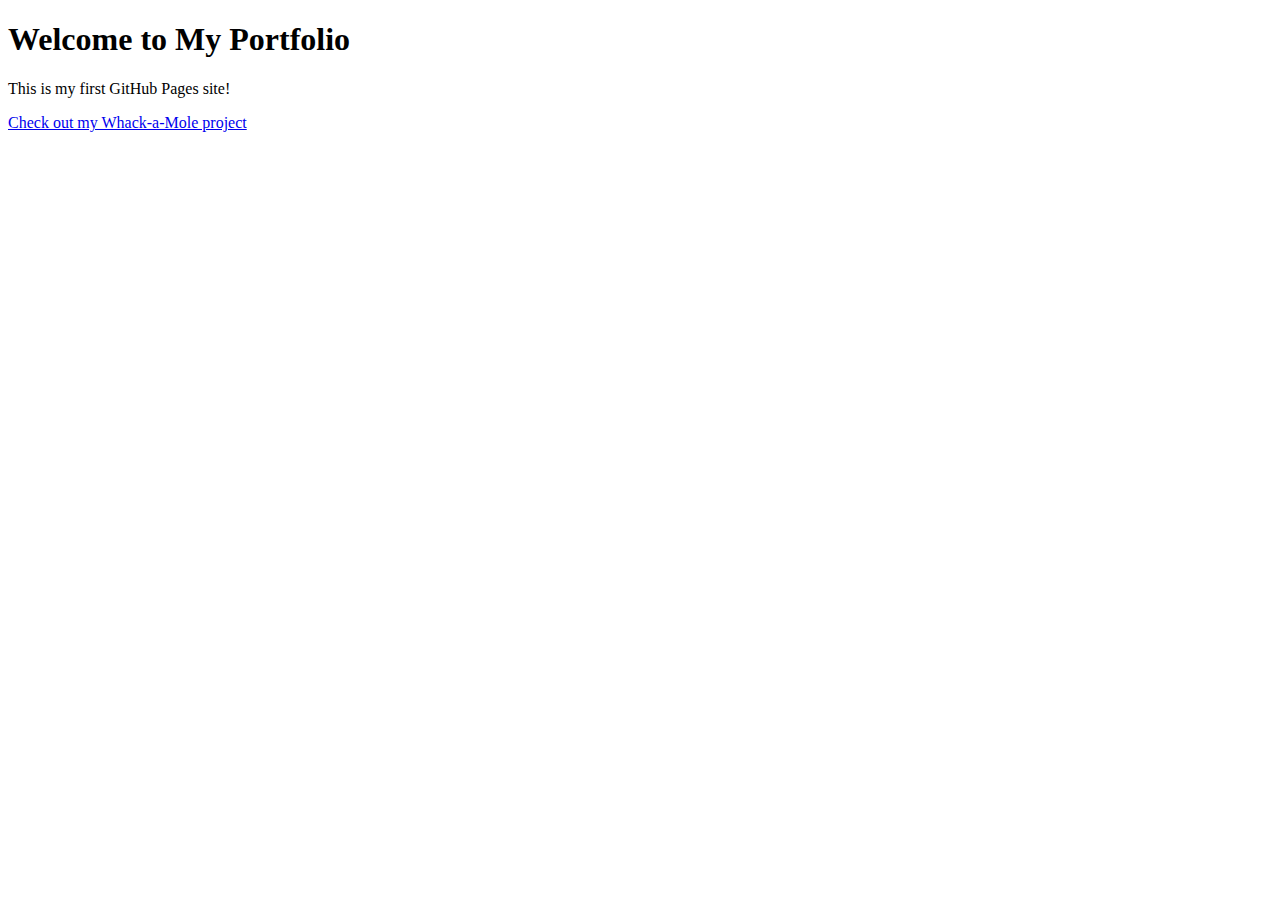
<file: index.html>
<!DOCTYPE html>
<html lang="en">
<head>
    <meta charset="UTF-8">
    <meta name="viewport" content="width=device-width, initial-scale=1.0">
    <title>My Portfolio</title>
</head>
<body>
    <h1>Welcome to My Portfolio</h1>
    <p>This is my first GitHub Pages site!</p>
    <a href="WhackAMole/index.html">Check out my Whack-a-Mole project</a>
</body>
</html>
</file>
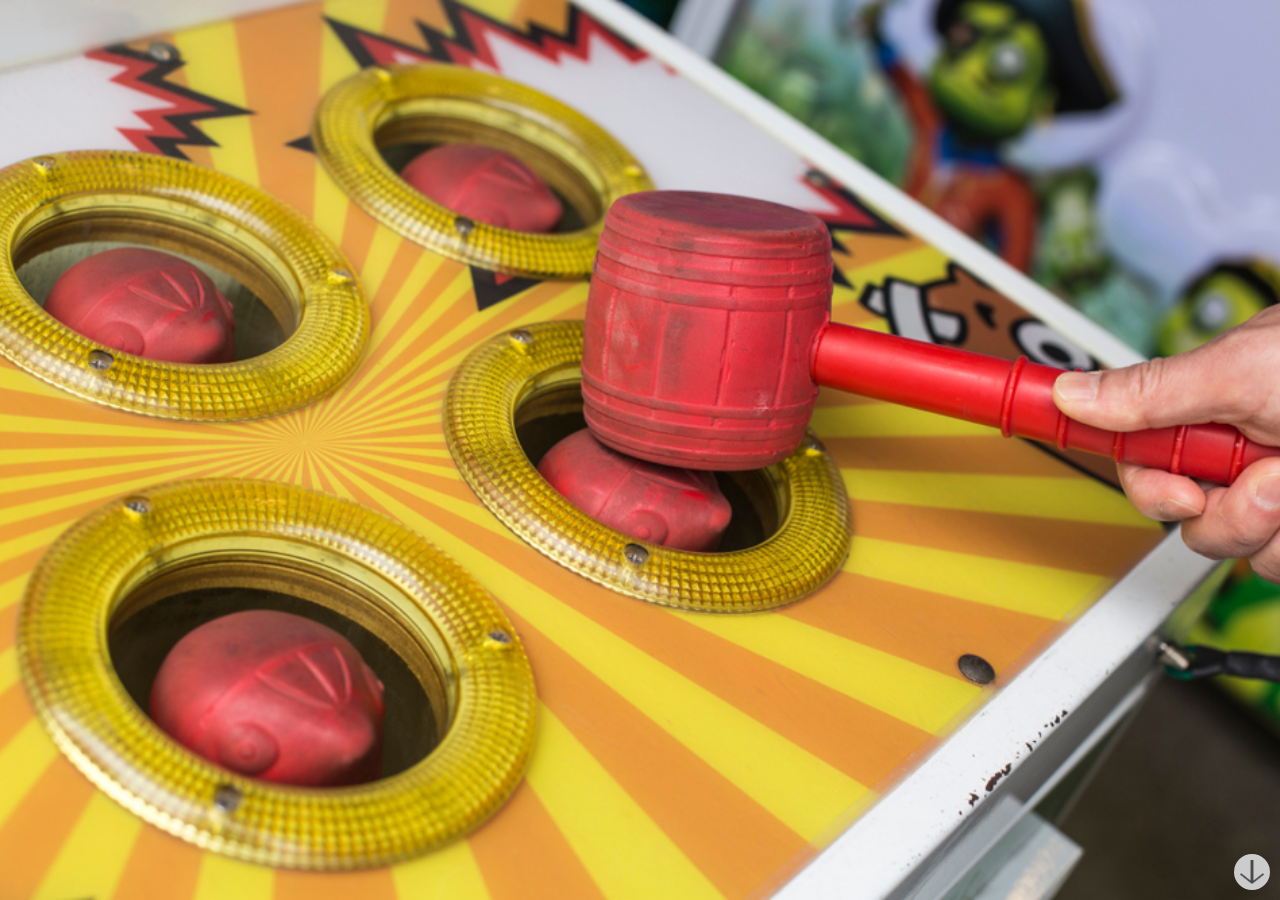
<file: WhackAMole/index.html>
<!DOCTYPE html>
<html lang="pt-BR">
<head>
    <meta charset="UTF-8">
    <meta name="viewport" content="width=device-width, initial-scale=1.0">
    <link rel="stylesheet" href="css/style.css">
    <title>Whac-A-Mole</title>
</head>
<body>
    <section>
        <div class="banner">
            <img src="imgsMole/Whac-A-Mole.jpg" alt="Imagem do jogo físico">
        </div>
    </section>
    <footer>
        <div class="nextPage">
            <a href="regras.html" class="circulo">
                <img src="imgsMole/arrow-down.png" alt="seta para baixo" class="arrow">
            </a>
        </div>
    </footer>
</body>
</html>
</file>
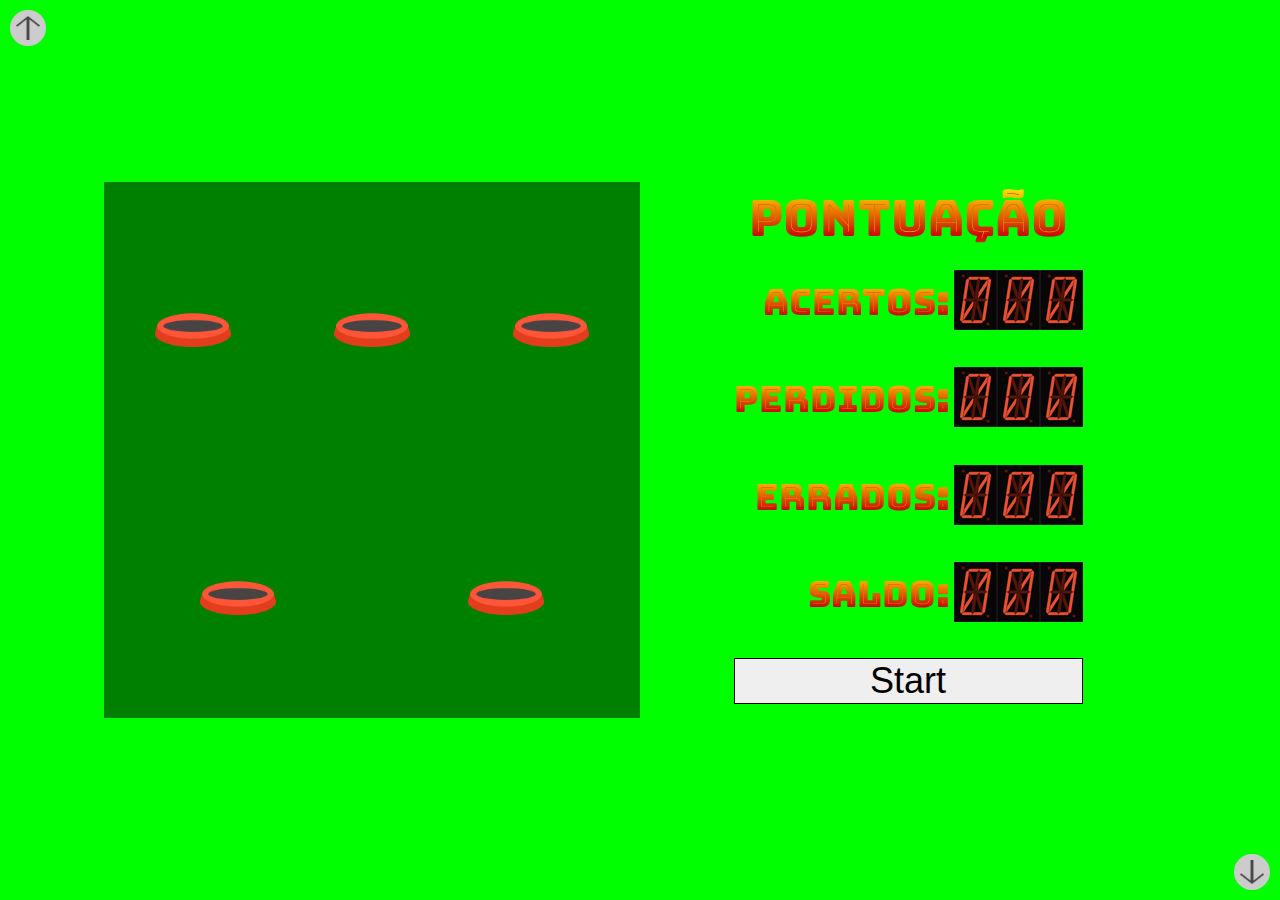
<file: WhackAMole/tabuleiro.html>
<!DOCTYPE html>
<html lang="pt-BR">
<head>
    <meta charset="UTF-8">
    <meta name="viewport" content="width=device-width, initial-scale=1.0">
    <link rel="stylesheet" href="css/style.css">
    <!-- Google Fonts -->
    <link rel="preconnect" href="https://fonts.googleapis.com">
    <link rel="preconnect" href="https://fonts.gstatic.com" crossorigin>
    <link href="https://fonts.googleapis.com/css2?family=Bungee+Spice&display=swap" rel="stylesheet">
    <!-- Bootstrap -->
    <link 
        href="https://cdn.jsdelivr.net/npm/bootstrap@5.3.2/dist/css/bootstrap.min.css" 
        rel="stylesheet" 
        integrity="sha384-T3c6CoIi6uLrA9TneNEoa7RxnatzjcDSCmG1MXxSR1GAsXEV/Dwwykc2MPK8M2HN" 
        crossorigin="anonymous">
    <!-- Nosso script -->
    <script src="jogo.js"></script>
    <title>Tabuleiro do Jogo</title>
</head>
<body>
    <header>
        <div class="previousPage">
            <a href="regras.html" class="circulo">
                <img src="imgsMole/arrow-up.png" alt="Seta para cima" class="arrow">
            </a>
        </div>
    </header>
    <section class="tabuleiro" id="tabuleiro">
        <div class="gramado" id="idGramado">
            <img src="imgsMole/hole.png" alt="buraco vazio" class="hole" id="buraco0">
            <img src="imgsMole/hole.png" alt="buraco vazio" class="hole" id="buraco1">
            <img src="imgsMole/hole.png" alt="buraco vazio" class="hole" id="buraco2">
            <img src="imgsMole/hole.png" alt="buraco vazio" class="hole" id="buraco3">
            <img src="imgsMole/hole.png" alt="buraco vazio" class="hole" id="buraco4">
        </div>
        <div class="pontos">
            <table>
                <thead>
                    <tr>
                        <th colspan="2">Pontuação</th>
                    </tr>
                </thead>
                <tbody>
                    <tr>
                        <td>Acertos:</td>
                        <td class="pontuacao" id="acertos">
                            <img src="imgsMole/caractere_0.gif" alt="0"><img src="imgsMole/caractere_0.gif" alt="0"><img src="imgsMole/caractere_0.gif" alt="0">
                        </td>
                    </tr>
                    <tr>
                        <td>Perdidos:</td>
                        <td class="pontuacao" id="perdidos"><img src="imgsMole/caractere_0.gif" alt="0"><img src="imgsMole/caractere_0.gif" alt="0"><img src="imgsMole/caractere_0.gif" alt="0"></td>
                    </tr>
                    <tr>
                        <td>Errados:</td>
                        <td class="pontuacao" id="errados"><img src="imgsMole/caractere_0.gif" alt="0"><img src="imgsMole/caractere_0.gif" alt="0"><img src="imgsMole/caractere_0.gif" alt="0"></td>
                    </tr>
                    <tr>
                        <td>Saldo:</td>
                        <td class="pontuacao" id="saldo"><img src="imgsMole/caractere_0.gif" alt="0"><img src="imgsMole/caractere_0.gif" alt="0"><img src="imgsMole/caractere_0.gif" alt="0"></td>
                    </tr>
                    <tr>
                        <td colspan="2">
                            <button id="start" class="btn btn-light">Start</button>
                        </td>
                    </tr>
                </tbody>
            </table>
        </div>        
    </section>
    <footer>
        <div class="nextPage">
            <a href="recordes.html" class="circulo">
                <img src="imgsMole/arrow-down.png" alt="seta para baixo" class="arrow">
            </a>
        </div>
    </footer>    
</body>
</html>
</file>
<file: WhackAMole/css/style.css>
body {
    margin: 0px;
    border: 0px;
    padding: 0px;
}

/* 
estilos globais 
*/
.nextPage {
    position: fixed;        /* posicionado de forma fixa */
    bottom: 10px;           /* distância da parte de baixo */
    right: 10px;            /* distância do lado direito */
    display: flex;          /* facilita o alinhamento vertical/horizontal */
    align-items: center;    /* centraliza o conteúdo na vertical */
    justify-content: center;/* centraliza o conteúdo na horizontal */
    z-index: 3;
}

.previousPage {
    position: fixed;
    top: 10px;
    left: 10px;
    display: flex;
    align-items: center;
    justify-content: center;
    z-index: 3;
}

.circulo {
    background-color: #CCCCCC;/* Cor de fundo do círculo */
    border-radius: 50%;         /* Torna o contêiner um círculo */
    width: 36px;
    height: 36px;
    display: flex;
    align-items: center;
    justify-content: center;
}

.arrow {
    width: 24px;
    height: 24px;
}

/* 
Home-Page 
*/
.banner {
    height: 100vh;  /* toda altura do viewport */
    padding: 0;     /* sem distância para o elemento interno */
}

.banner img {
    position: absolute; /* posicionado de forma absoluta */
    top: 0;             /* distância do topo */
    left: 0;            /* distância do lado esquerdo */
    width: 100%;        /* largura */
    height: 100%;       /* altura */
    object-fit: cover;  /* manter a proporção e cortar se necessário
                           para cobrir toda a área disponível */
}

/*
Regras
*/
.regras {
    height: 100vh;
    display: flex;
    background-color: #D0D0D0;
}

.regras .contentBox {
    width: 100%;
    padding: 50px;
    background-color: #C0C0C0;
}

.regras .imgBox {
    width: 100%;
    background: url(../images/Mole.png);    /* url da imagem */
    background-size: cover;
    background-position: center;
    background-repeat: no-repeat;
}


/*
Tabuleiro
*/
.tabuleiro {
    height: 100vh;
    display: flex;
    align-items: center;
    justify-content: center;
    background-color: #00FF00;
}

.gramado {
    width: 536px;
    height: 536px;
    background-color: #008000;
    display: flex;
    align-items: center;
    justify-content: space-around;
    flex-wrap: wrap;    /* permite quebra de linha nos buracos */
    cursor: url(../imgsMole/hammer.png), crosshair;
    padding: 0px;
}

.gramado img {
    padding: 25px 50px 25px 50px;
    box-sizing: content-box;    /* incluído por causa do bootstrap */
    width: 76px;
    height: 61px;
}

.pontos {
    width: 536px;
    height: 536px;
    display: flex;
    justify-content: center;
}

.pontos th {
    font-size: 50px;
    font-family: 'Bungee Spice', sans-serif;
    text-align: center;
}

.pontos td:first-child {
    text-align: right;
    font-size: 36px;
    font-family: 'Bungee Spice', sans-serif;
}

#start {
    width: 100%;
    font-size: 36px;
    border: 1px solid #000000;
}

/*
Recordes
*/
.records {
    height: 100vh;              /* ocupa toda a área do viewport */
    display: flex;              /* modo flex de alinhamento */
    align-items: center;        /* centraliza na vertical */
    justify-content: center;    /* centraliza na horizontal */
}

.records table {
    margin: 0px;
    padding: 0px;
    border: 0px;
    border-collapse: collapse;
    font-family: 'MedievalSharp', cursive;
}

.records th {
    padding-left: 30px;
    padding-right: 30px;
    color: #FFFFFF;             /* cor da letra */
    background-color: #000000;  /* cor do fundo */
    text-align: center;
    font-size: 36px;
}

.records td {
    padding-left: 30px;
    padding-right: 30px;
    font-size: 30px;
}

.records tr:nth-child(even) {   /* seleciona apenas as linhas pares */
    background-color: #C0C0C0;
}

.records td:first-child, td:nth-child(3) {  /* alinha à direita a 1a e a 3a colunas */
    text-align: right;
    padding-right: 20px;
}

/*
 * Para tornar as nossas páginas responsivas
 */
@media(max-width: 991px) {
    /* Regras */
    .regras {
        flex-direction: column;
    }
    .regras .contentBox {
        width: unset;   /* verificar */
    }
    .regras .imgBox {
        height: 100%;
    }

    /* Tabuleiro */
    .tabuleiro {
        flex-direction: column-reverse;
        height: 100%;
    }
    .pontos th {
        font-size: 30px;
    }
    .pontos td:first-child {
        font-size: 20px;
    }
    .gramado {
        width: 400px;
        height: 400px;
    }
    .pontos {
        width: 400px;
        height: 400px;
    }    
    .gramado img {
        padding: 10px 30px 10px 30px;
    }

    /* Recordes */
     .records tr th {
        padding-left: 10px;
        padding-right: 10px;
    }
    .records th {
        font-size: 18px;
    }
    .records td {
        padding-left: 10px;
        padding-right: 10px;
        font-size: 15px;
    }
}
</file>
